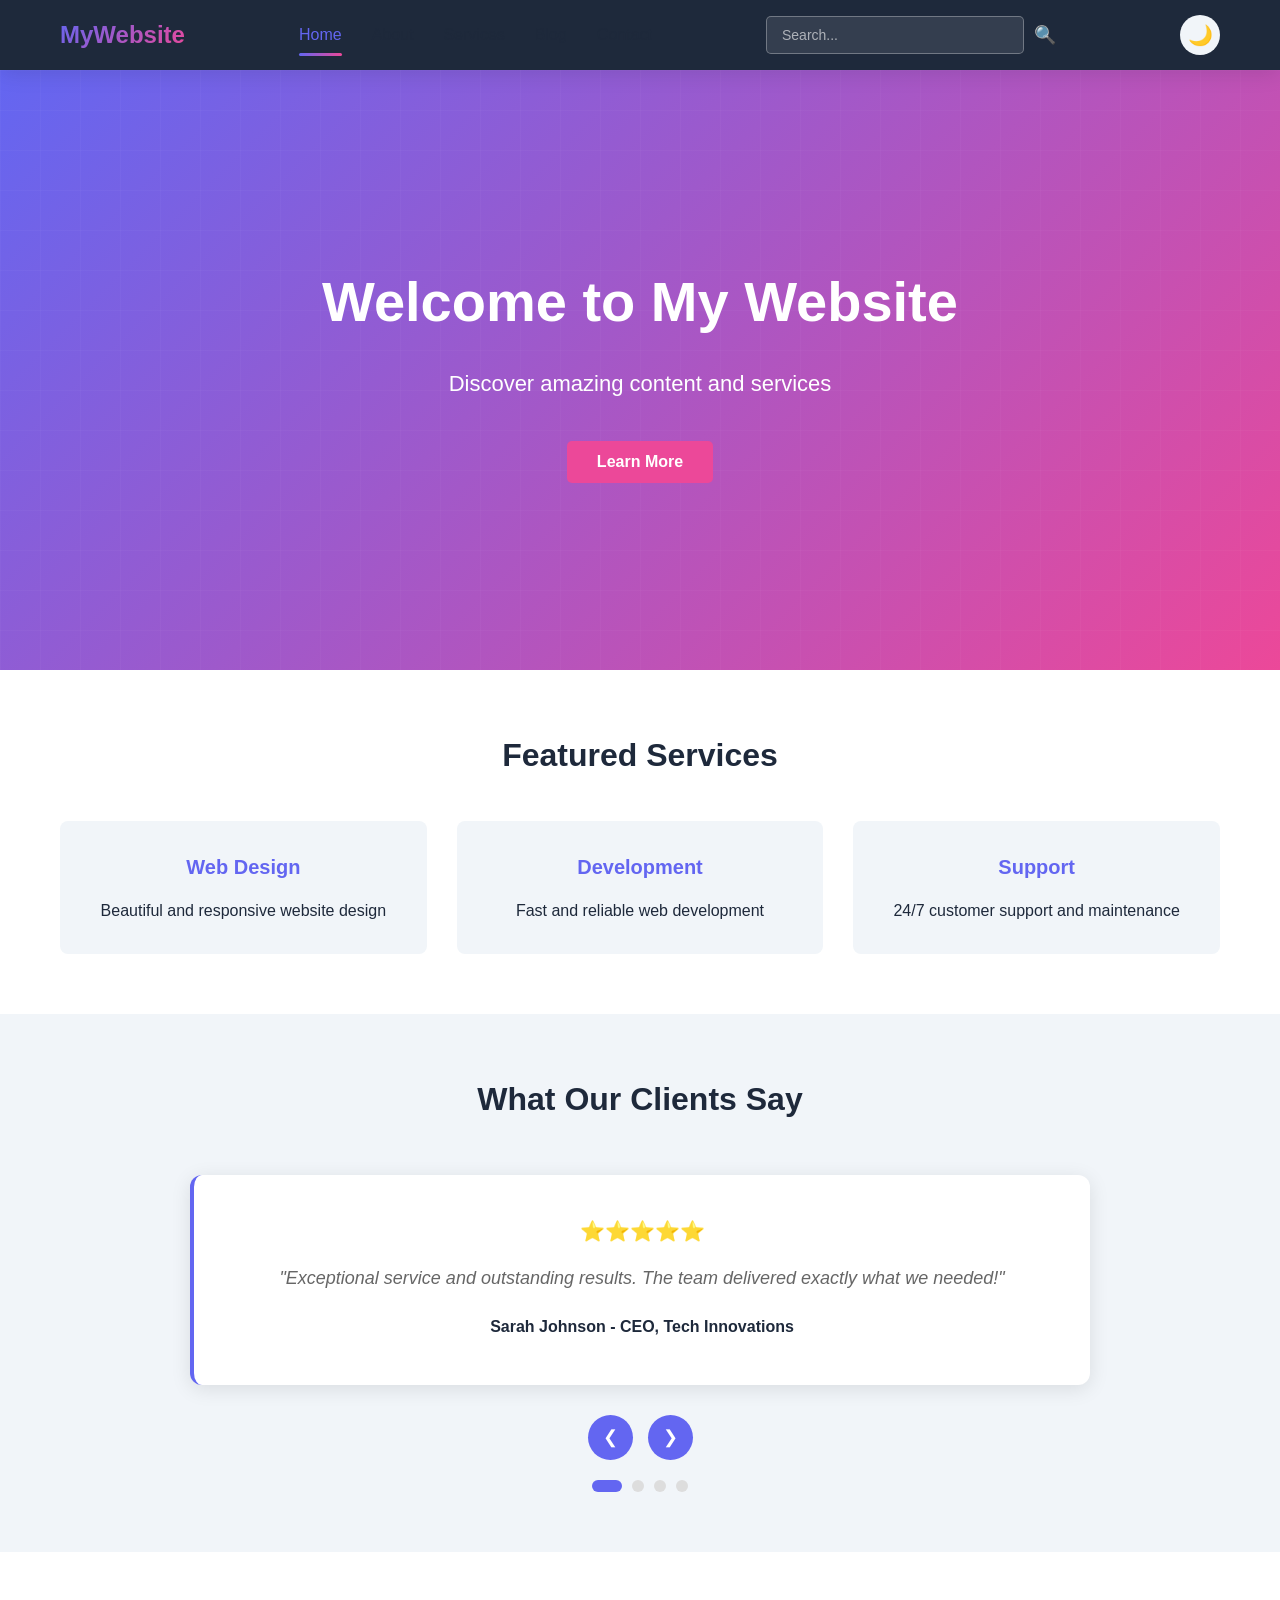
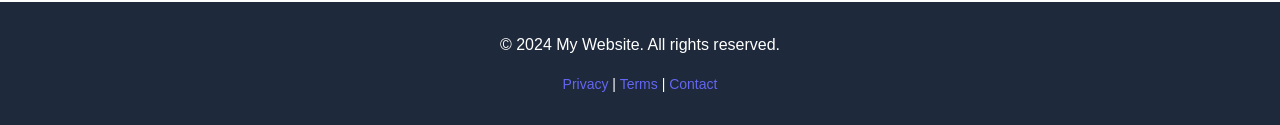
<file: index.html>
<!DOCTYPE html>
<html lang="en">
<head>
    <meta charset="UTF-8">
    <meta name="viewport" content="width=device-width, initial-scale=1.0">
    <title>Home - My Website</title>
    <link rel="stylesheet" href="style.css">
</head>
<body>
    <nav class="navbar">
        <div class="nav-container">
            <div class="logo">MyWebsite</div>
            <ul class="nav-menu">
                <li><a href="index.html" class="active">Home</a></li>
                <li><a href="about.html">About</a></li>
                <li><a href="services.html">Services</a></li>
                <li><a href="blog.html">Blog</a></li>
                <li><a href="contact.html">Contact</a></li>
            </ul>
            <div class="search-bar">
                <input type="text" class="search-input" placeholder="Search..." id="searchInput">
                <button class="search-btn">🔍</button>
                <div class="search-results" id="searchResults"></div>
            </div>
            <div class="nav-controls">
                <button class="theme-toggle" title="Toggle dark mode">🌙</button>
                <button class="menu-toggle" title="Toggle menu">
                    <span></span>
                    <span></span>
                    <span></span>
                </button>
            </div>
        </div>
    </nav>

    <header class="hero">
        <div class="hero-content">
            <h1>Welcome to My Website</h1>
            <p>Discover amazing content and services</p>
            <button class="btn" onclick="scrollToSection()">Learn More</button>
        </div>
    </header>

    <section id="features" class="features">
        <h2>Featured Services</h2>
        <div class="features-grid">
            <div class="feature-card">
                <h3>Web Design</h3>
                <p>Beautiful and responsive website design</p>
            </div>
            <div class="feature-card">
                <h3>Development</h3>
                <p>Fast and reliable web development</p>
            </div>
            <div class="feature-card">
                <h3>Support</h3>
                <p>24/7 customer support and maintenance</p>
            </div>
        </div>
    </section>

    <section class="testimonials-section">
        <h2>What Our Clients Say</h2>
        <div class="testimonials-carousel">
            <div class="testimonial-item active">
                <div class="stars">⭐⭐⭐⭐⭐</div>
                <p>"Exceptional service and outstanding results. The team delivered exactly what we needed!"</p>
                <div class="testimonial-author">Sarah Johnson - CEO, Tech Innovations</div>
            </div>

            <div class="testimonial-item">
                <div class="stars">⭐⭐⭐⭐⭐</div>
                <p>"Professional, responsive, and highly skilled. They turned our vision into reality."</p>
                <div class="testimonial-author">Michael Chen - Founder, Digital Solutions</div>
            </div>

            <div class="testimonial-item">
                <div class="stars">⭐⭐⭐⭐⭐</div>
                <p>"Outstanding quality and attention to detail. Highly recommended for any project!"</p>
                <div class="testimonial-author">Emily Rodriguez - Director, Creative Agency</div>
            </div>

            <div class="testimonial-item">
                <div class="stars">⭐⭐⭐⭐⭐</div>
                <p>"Great experience from start to finish. The team was always there to support us."</p>
                <div class="testimonial-author">David Park - Manager, Business Solutions</div>
            </div>

            <div class="carousel-controls">
                <button class="carousel-btn" onclick="prevTestimonial()">❮</button>
                <button class="carousel-btn" onclick="nextTestimonial()">❯</button>
            </div>

            <div class="carousel-dots">
                <span class="dot active"></span>
                <span class="dot"></span>
                <span class="dot"></span>
                <span class="dot"></span>
            </div>
        </div>
    </section>

    <footer class="footer">
        <p>&copy; 2024 My Website. All rights reserved.</p>
        <div class="footer-links">
            <a href="#">Privacy</a> | <a href="#">Terms</a> | <a href="#">Contact</a>
        </div>
    </footer>

    <button id="backToTop" title="Back to top">↑</button>

    <script src="script.js"></script>
</body>
</html>
</file>
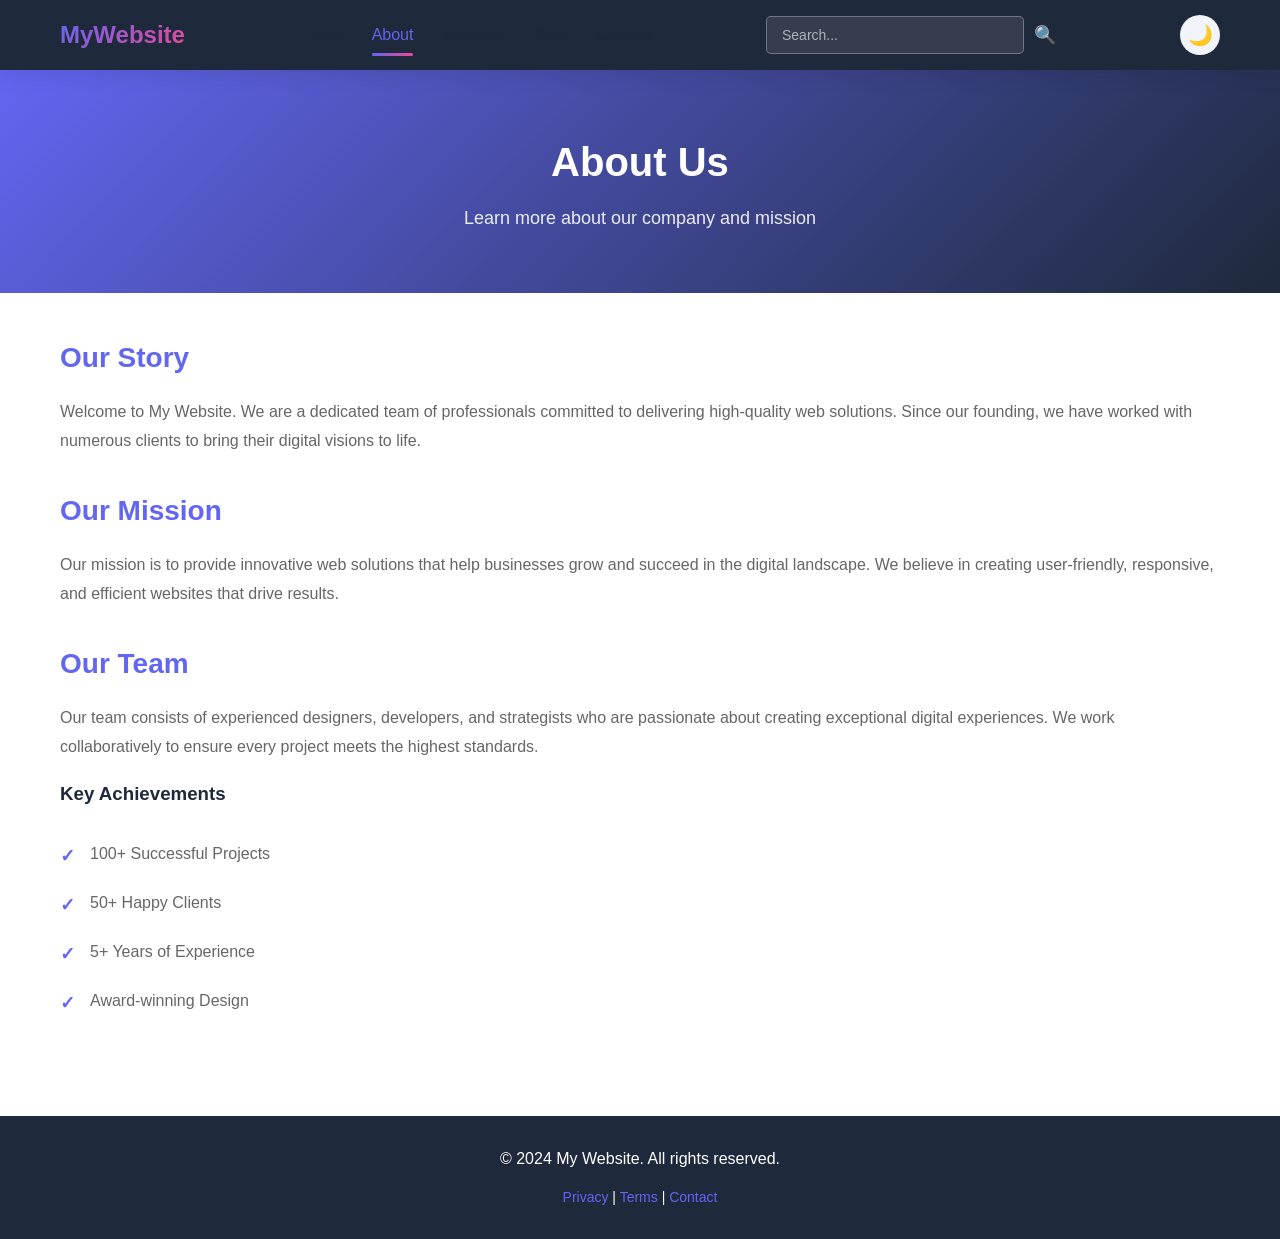
<file: about.html>
<!DOCTYPE html>
<html lang="en">
<head>
    <meta charset="UTF-8">
    <meta name="viewport" content="width=device-width, initial-scale=1.0">
    <title>About - My Website</title>
    <link rel="stylesheet" href="style.css">
</head>
<body>
    <nav class="navbar">
        <div class="nav-container">
            <div class="logo">MyWebsite</div>
            <ul class="nav-menu">
                <li><a href="index.html">Home</a></li>
                <li><a href="about.html" class="active">About</a></li>
                <li><a href="services.html">Services</a></li>
                <li><a href="blog.html">Blog</a></li>
                <li><a href="contact.html">Contact</a></li>
            </ul>
            <div class="search-bar">
                <input type="text" class="search-input" placeholder="Search..." id="searchInput">
                <button class="search-btn">🔍</button>
                <div class="search-results" id="searchResults"></div>
            </div>
            <div class="nav-controls">
                <button class="theme-toggle" title="Toggle dark mode">🌙</button>
                <button class="menu-toggle" title="Toggle menu">
                    <span></span>
                    <span></span>
                    <span></span>
                </button>
            </div>
        </div>
    </nav>

    <section class="page-header">
        <h1>About Us</h1>
        <p>Learn more about our company and mission</p>
    </section>

    <section class="content-section">
        <div class="about-content">
            <h2>Our Story</h2>
            <p>
                Welcome to My Website. We are a dedicated team of professionals committed to 
                delivering high-quality web solutions. Since our founding, we have worked with 
                numerous clients to bring their digital visions to life.
            </p>
            
            <h2>Our Mission</h2>
            <p>
                Our mission is to provide innovative web solutions that help businesses grow 
                and succeed in the digital landscape. We believe in creating user-friendly, 
                responsive, and efficient websites that drive results.
            </p>

            <h2>Our Team</h2>
            <p>
                Our team consists of experienced designers, developers, and strategists who 
                are passionate about creating exceptional digital experiences. We work 
                collaboratively to ensure every project meets the highest standards.
            </p>

            <h3>Key Achievements</h3>
            <ul class="achievements-list">
                <li>100+ Successful Projects</li>
                <li>50+ Happy Clients</li>
                <li>5+ Years of Experience</li>
                <li>Award-winning Design</li>
            </ul>
        </div>
    </section>

    <footer class="footer">
        <p>&copy; 2024 My Website. All rights reserved.</p>
        <div class="footer-links">
            <a href="#">Privacy</a> | <a href="#">Terms</a> | <a href="#">Contact</a>
        </div>
    </footer>

    <button id="backToTop" title="Back to top">↑</button>

    <script src="script.js"></script>
</body>
</html>
</file>
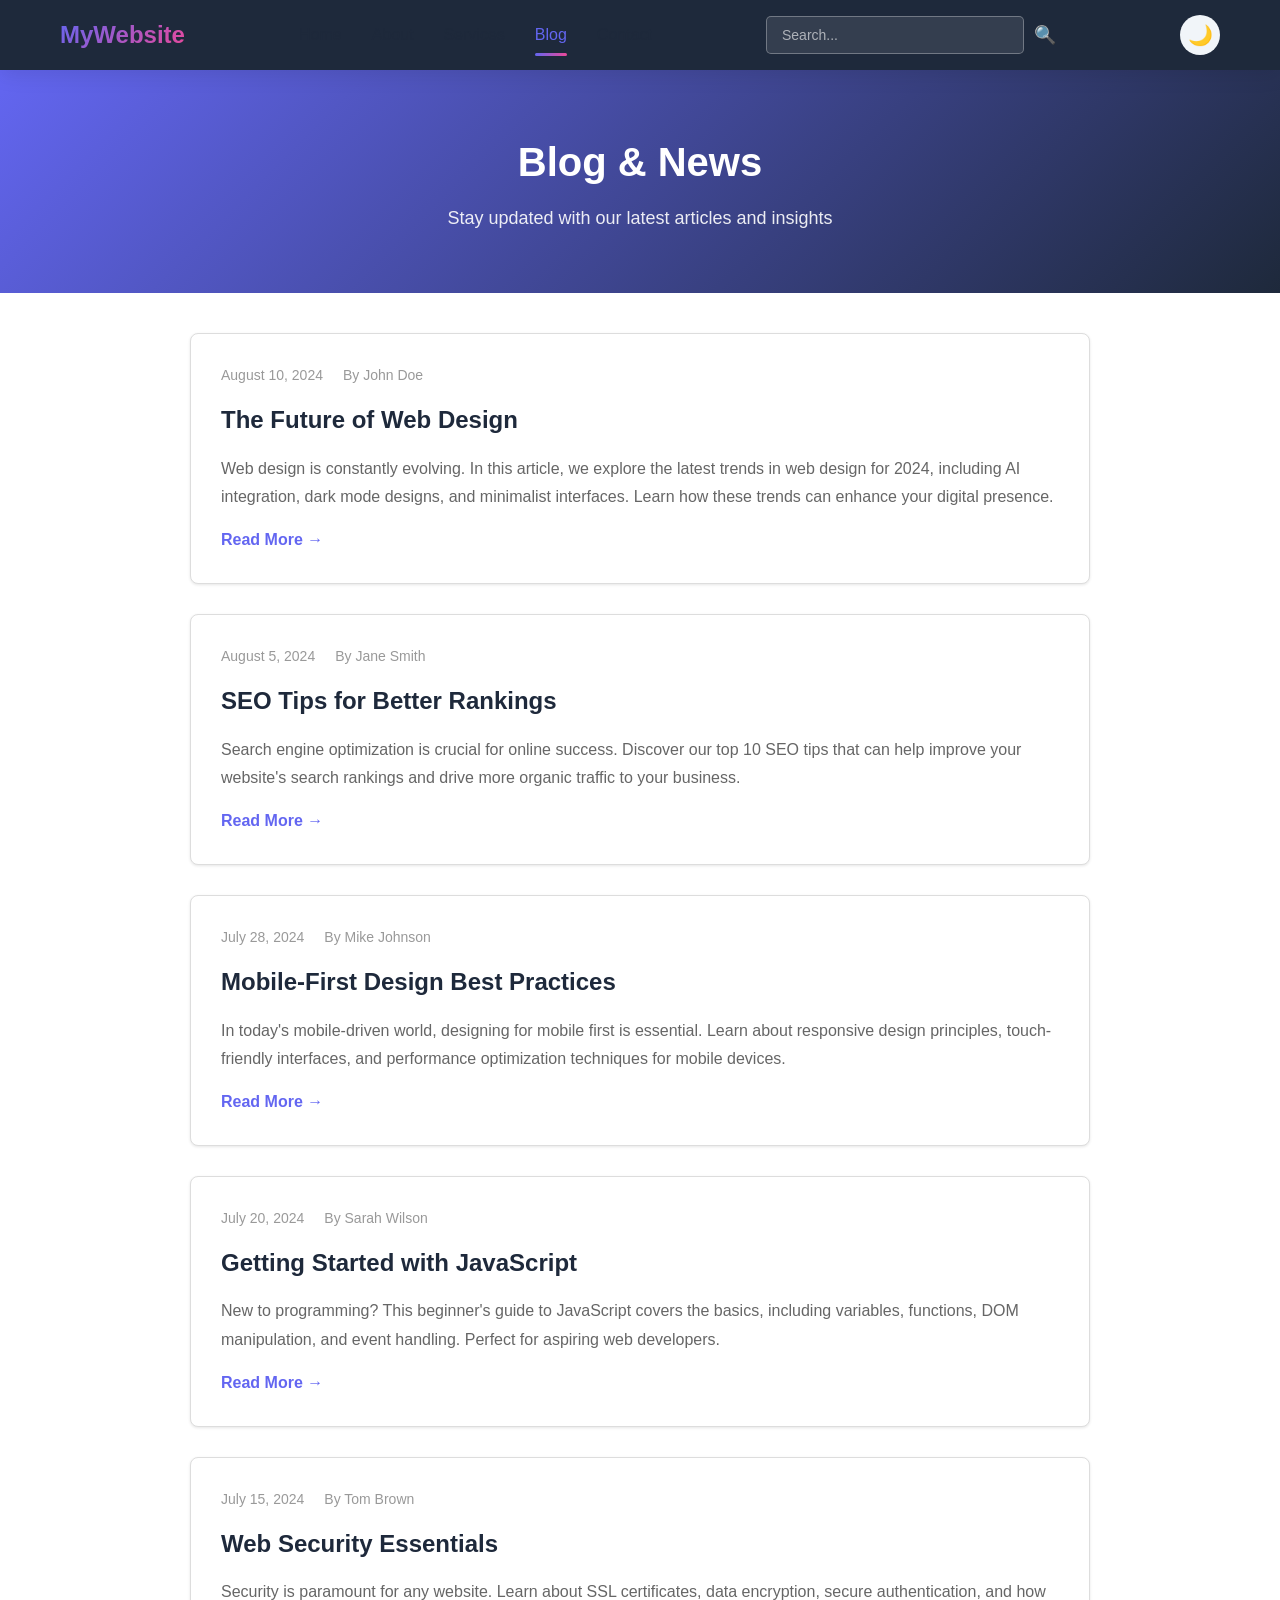
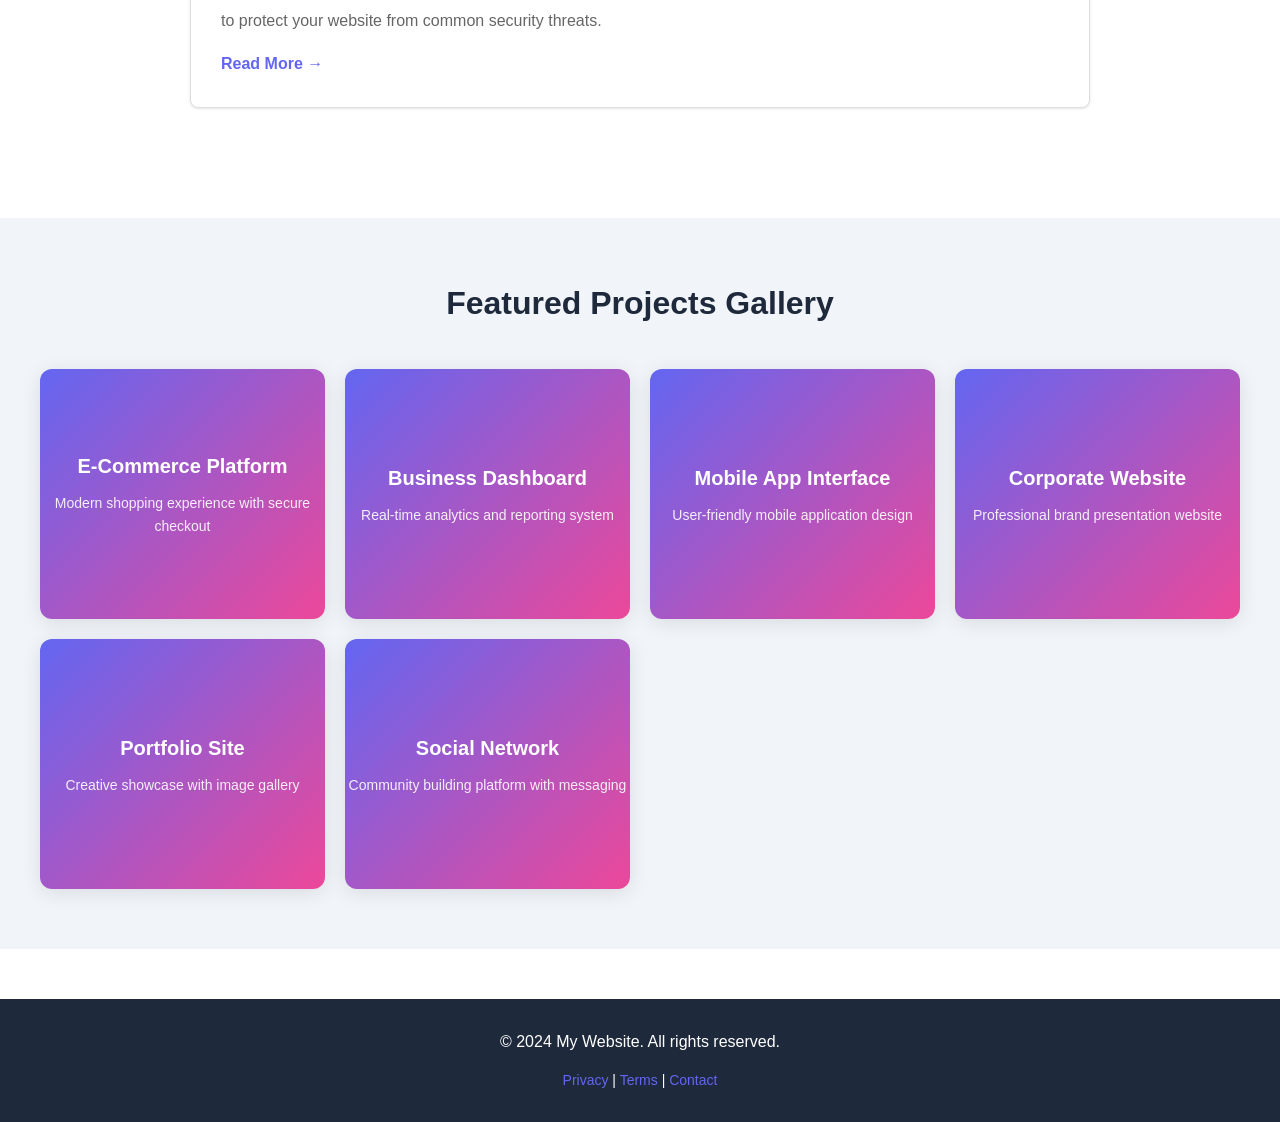
<file: blog.html>
<!DOCTYPE html>
<html lang="en">
<head>
    <meta charset="UTF-8">
    <meta name="viewport" content="width=device-width, initial-scale=1.0">
    <title>Blog - My Website</title>
    <link rel="stylesheet" href="style.css">
</head>
<body>
    <nav class="navbar">
        <div class="nav-container">
            <div class="logo">MyWebsite</div>
            <ul class="nav-menu">
                <li><a href="index.html">Home</a></li>
                <li><a href="about.html">About</a></li>
                <li><a href="services.html">Services</a></li>
                <li><a href="blog.html" class="active">Blog</a></li>
                <li><a href="contact.html">Contact</a></li>
            </ul>
            <div class="search-bar">
                <input type="text" class="search-input" placeholder="Search..." id="searchInput">
                <button class="search-btn">🔍</button>
                <div class="search-results" id="searchResults"></div>
            </div>
            <div class="nav-controls">
                <button class="theme-toggle" title="Toggle dark mode">🌙</button>
                <button class="menu-toggle" title="Toggle menu">
                    <span></span>
                    <span></span>
                    <span></span>
                </button>
            </div>
        </div>
    </nav>

    <section class="page-header">
        <h1>Blog & News</h1>
        <p>Stay updated with our latest articles and insights</p>
    </section>

    <section class="content-section">
        <div class="blog-container">
            <article class="blog-post">
                <div class="blog-meta">
                    <span class="date">August 10, 2024</span>
                    <span class="author">By John Doe</span>
                </div>
                <h2>The Future of Web Design</h2>
                <p>
                    Web design is constantly evolving. In this article, we explore the latest 
                    trends in web design for 2024, including AI integration, dark mode designs, 
                    and minimalist interfaces. Learn how these trends can enhance your digital presence.
                </p>
                <a href="#" class="read-more">Read More →</a>
            </article>

            <article class="blog-post">
                <div class="blog-meta">
                    <span class="date">August 5, 2024</span>
                    <span class="author">By Jane Smith</span>
                </div>
                <h2>SEO Tips for Better Rankings</h2>
                <p>
                    Search engine optimization is crucial for online success. Discover our top 
                    10 SEO tips that can help improve your website's search rankings and drive 
                    more organic traffic to your business.
                </p>
                <a href="#" class="read-more">Read More →</a>
            </article>

            <article class="blog-post">
                <div class="blog-meta">
                    <span class="date">July 28, 2024</span>
                    <span class="author">By Mike Johnson</span>
                </div>
                <h2>Mobile-First Design Best Practices</h2>
                <p>
                    In today's mobile-driven world, designing for mobile first is essential. 
                    Learn about responsive design principles, touch-friendly interfaces, and 
                    performance optimization techniques for mobile devices.
                </p>
                <a href="#" class="read-more">Read More →</a>
            </article>

            <article class="blog-post">
                <div class="blog-meta">
                    <span class="date">July 20, 2024</span>
                    <span class="author">By Sarah Wilson</span>
                </div>
                <h2>Getting Started with JavaScript</h2>
                <p>
                    New to programming? This beginner's guide to JavaScript covers the basics, 
                    including variables, functions, DOM manipulation, and event handling. Perfect 
                    for aspiring web developers.
                </p>
                <a href="#" class="read-more">Read More →</a>
            </article>

            <article class="blog-post">
                <div class="blog-meta">
                    <span class="date">July 15, 2024</span>
                    <span class="author">By Tom Brown</span>
                </div>
                <h2>Web Security Essentials</h2>
                <p>
                    Security is paramount for any website. Learn about SSL certificates, data 
                    encryption, secure authentication, and how to protect your website from 
                    common security threats.
                </p>
                <a href="#" class="read-more">Read More →</a>
            </article>
        </div>
    </section>

    <section class="gallery-section">
        <h2>Featured Projects Gallery</h2>
        <div class="gallery-grid">
            <div class="gallery-item" onclick="showLightbox()">
                <div class="gallery-item-content">
                    <h3>E-Commerce Platform</h3>
                    <p>Modern shopping experience with secure checkout</p>
                </div>
            </div>

            <div class="gallery-item" onclick="showLightbox()">
                <div class="gallery-item-content">
                    <h3>Business Dashboard</h3>
                    <p>Real-time analytics and reporting system</p>
                </div>
            </div>

            <div class="gallery-item" onclick="showLightbox()">
                <div class="gallery-item-content">
                    <h3>Mobile App Interface</h3>
                    <p>User-friendly mobile application design</p>
                </div>
            </div>

            <div class="gallery-item" onclick="showLightbox()">
                <div class="gallery-item-content">
                    <h3>Corporate Website</h3>
                    <p>Professional brand presentation website</p>
                </div>
            </div>

            <div class="gallery-item" onclick="showLightbox()">
                <div class="gallery-item-content">
                    <h3>Portfolio Site</h3>
                    <p>Creative showcase with image gallery</p>
                </div>
            </div>

            <div class="gallery-item" onclick="showLightbox()">
                <div class="gallery-item-content">
                    <h3>Social Network</h3>
                    <p>Community building platform with messaging</p>
                </div>
            </div>
        </div>
    </section>

    <div class="lightbox" id="lightbox">
        <div class="lightbox-content">
            <button class="lightbox-close">✕</button>
            <h2>Project Details</h2>
            <p>Click close or outside to dismiss</p>
        </div>
    </div>

    <footer class="footer">
        <p>&copy; 2024 My Website. All rights reserved.</p>
        <div class="footer-links">
            <a href="#">Privacy</a> | <a href="#">Terms</a> | <a href="#">Contact</a>
        </div>
    </footer>

    <button id="backToTop" title="Back to top">↑</button>

    <script src="script.js"></script>
</body>
</html>
</file>
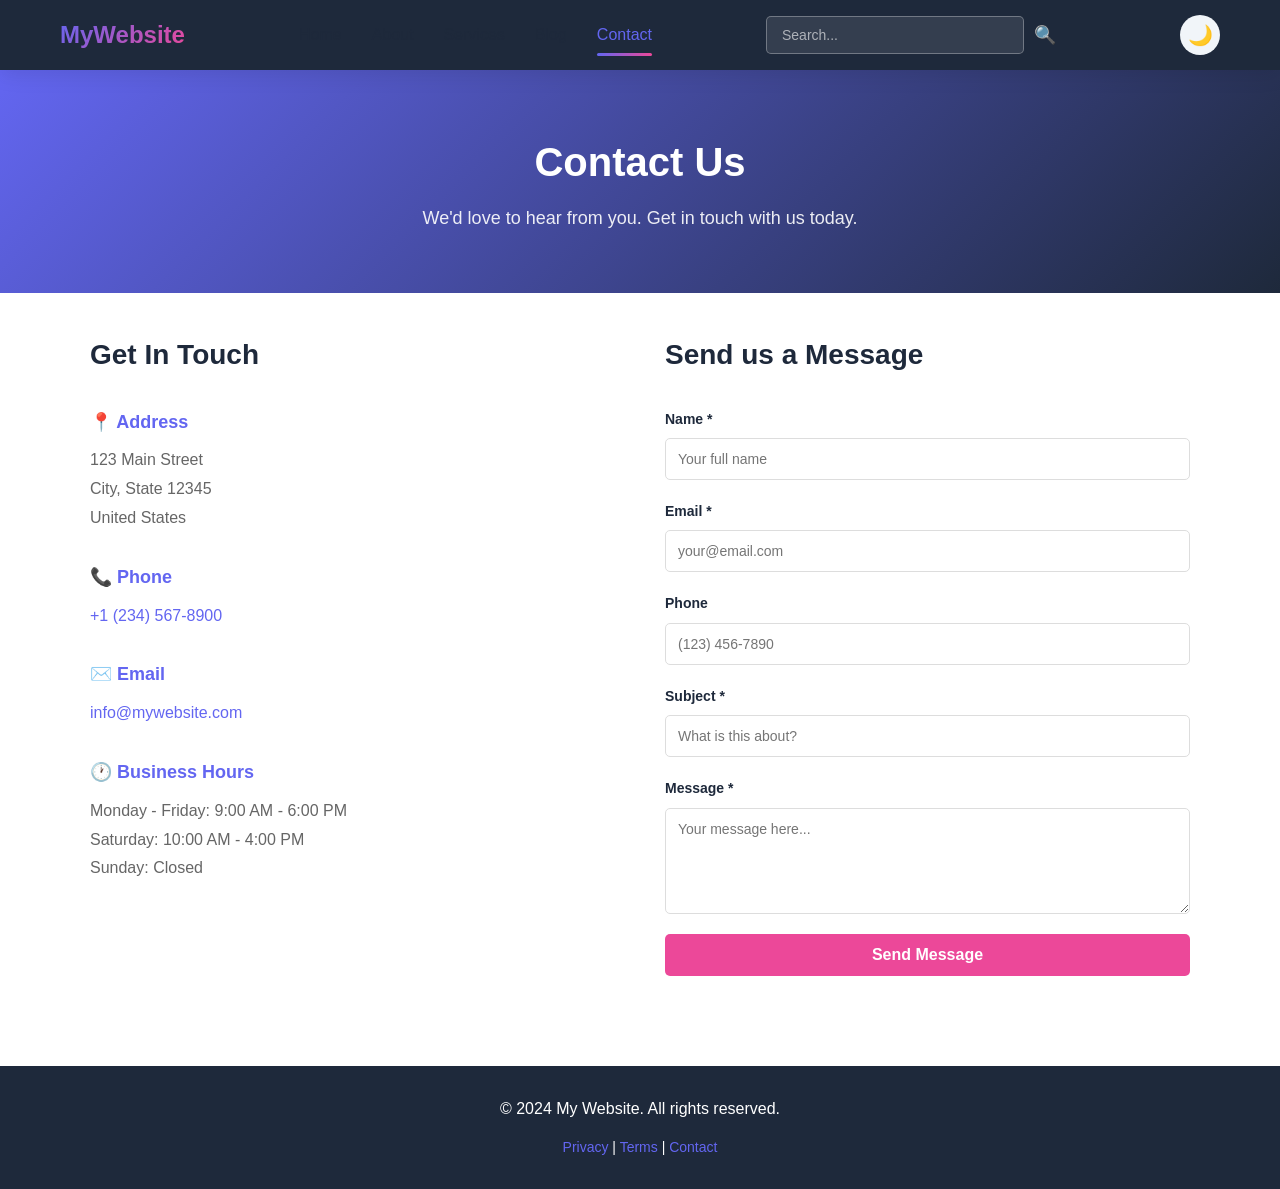
<file: contact.html>
<!DOCTYPE html>
<html lang="en">
<head>
    <meta charset="UTF-8">
    <meta name="viewport" content="width=device-width, initial-scale=1.0">
    <title>Contact - My Website</title>
    <link rel="stylesheet" href="style.css">
</head>
<body>
    <nav class="navbar">
        <div class="nav-container">
            <div class="logo">MyWebsite</div>
            <ul class="nav-menu">
                <li><a href="index.html">Home</a></li>
                <li><a href="about.html">About</a></li>
                <li><a href="services.html">Services</a></li>
                <li><a href="blog.html">Blog</a></li>
                <li><a href="contact.html" class="active">Contact</a></li>
            </ul>
            <div class="search-bar">
                <input type="text" class="search-input" placeholder="Search..." id="searchInput">
                <button class="search-btn">🔍</button>
                <div class="search-results" id="searchResults"></div>
            </div>
            <div class="nav-controls">
                <button class="theme-toggle" title="Toggle dark mode">🌙</button>
                <button class="menu-toggle" title="Toggle menu">
                    <span></span>
                    <span></span>
                    <span></span>
                </button>
            </div>
        </div>
    </nav>

    <section class="page-header">
        <h1>Contact Us</h1>
        <p>We'd love to hear from you. Get in touch with us today.</p>
    </section>

    <section class="content-section">
        <div class="contact-container">
            <div class="contact-info">
                <h2>Get In Touch</h2>
                
                <div class="info-item">
                    <h3>📍 Address</h3>
                    <p>123 Main Street<br>City, State 12345<br>United States</p>
                </div>

                <div class="info-item">
                    <h3>📞 Phone</h3>
                    <p><a href="tel:+1234567890">+1 (234) 567-8900</a></p>
                </div>

                <div class="info-item">
                    <h3>✉️ Email</h3>
                    <p><a href="mailto:info@mywebsite.com">info@mywebsite.com</a></p>
                </div>

                <div class="info-item">
                    <h3>🕐 Business Hours</h3>
                    <p>Monday - Friday: 9:00 AM - 6:00 PM<br>Saturday: 10:00 AM - 4:00 PM<br>Sunday: Closed</p>
                </div>
            </div>

            <div class="contact-form-container">
                <h2>Send us a Message</h2>
                <form class="contact-form" id="contactForm" onsubmit="handleSubmit(event)" novalidate>
                    <div class="form-group">
                        <label for="name">Name *</label>
                        <input type="text" id="name" name="name" data-validate="name" placeholder="Your full name">
                        <span class="error-message" id="nameError"></span>
                    </div>

                    <div class="form-group">
                        <label for="email">Email *</label>
                        <input type="email" id="email" name="email" data-validate="email" placeholder="your@email.com">
                        <span class="error-message" id="emailError"></span>
                    </div>

                    <div class="form-group">
                        <label for="phone">Phone</label>
                        <input type="tel" id="phone" name="phone" data-validate="phone" placeholder="(123) 456-7890">
                        <span class="error-message" id="phoneError"></span>
                    </div>

                    <div class="form-group">
                        <label for="subject">Subject *</label>
                        <input type="text" id="subject" name="subject" data-validate="subject" placeholder="What is this about?">
                        <span class="error-message" id="subjectError"></span>
                    </div>

                    <div class="form-group">
                        <label for="message">Message *</label>
                        <textarea id="message" name="message" rows="5" data-validate="message" placeholder="Your message here..."></textarea>
                        <span class="error-message" id="messageError"></span>
                    </div>

                    <button type="submit" class="btn">Send Message</button>
                </form>
                <div id="form-message" class="form-message"></div>
            </div>
        </div>
    </section>

    <footer class="footer">
        <p>&copy; 2024 My Website. All rights reserved.</p>
        <div class="footer-links">
            <a href="#">Privacy</a> | <a href="#">Terms</a> | <a href="#">Contact</a>
        </div>
    </footer>

    <button id="backToTop" title="Back to top">↑</button>

    <script src="script.js"></script>
</body>
</html>
</file>
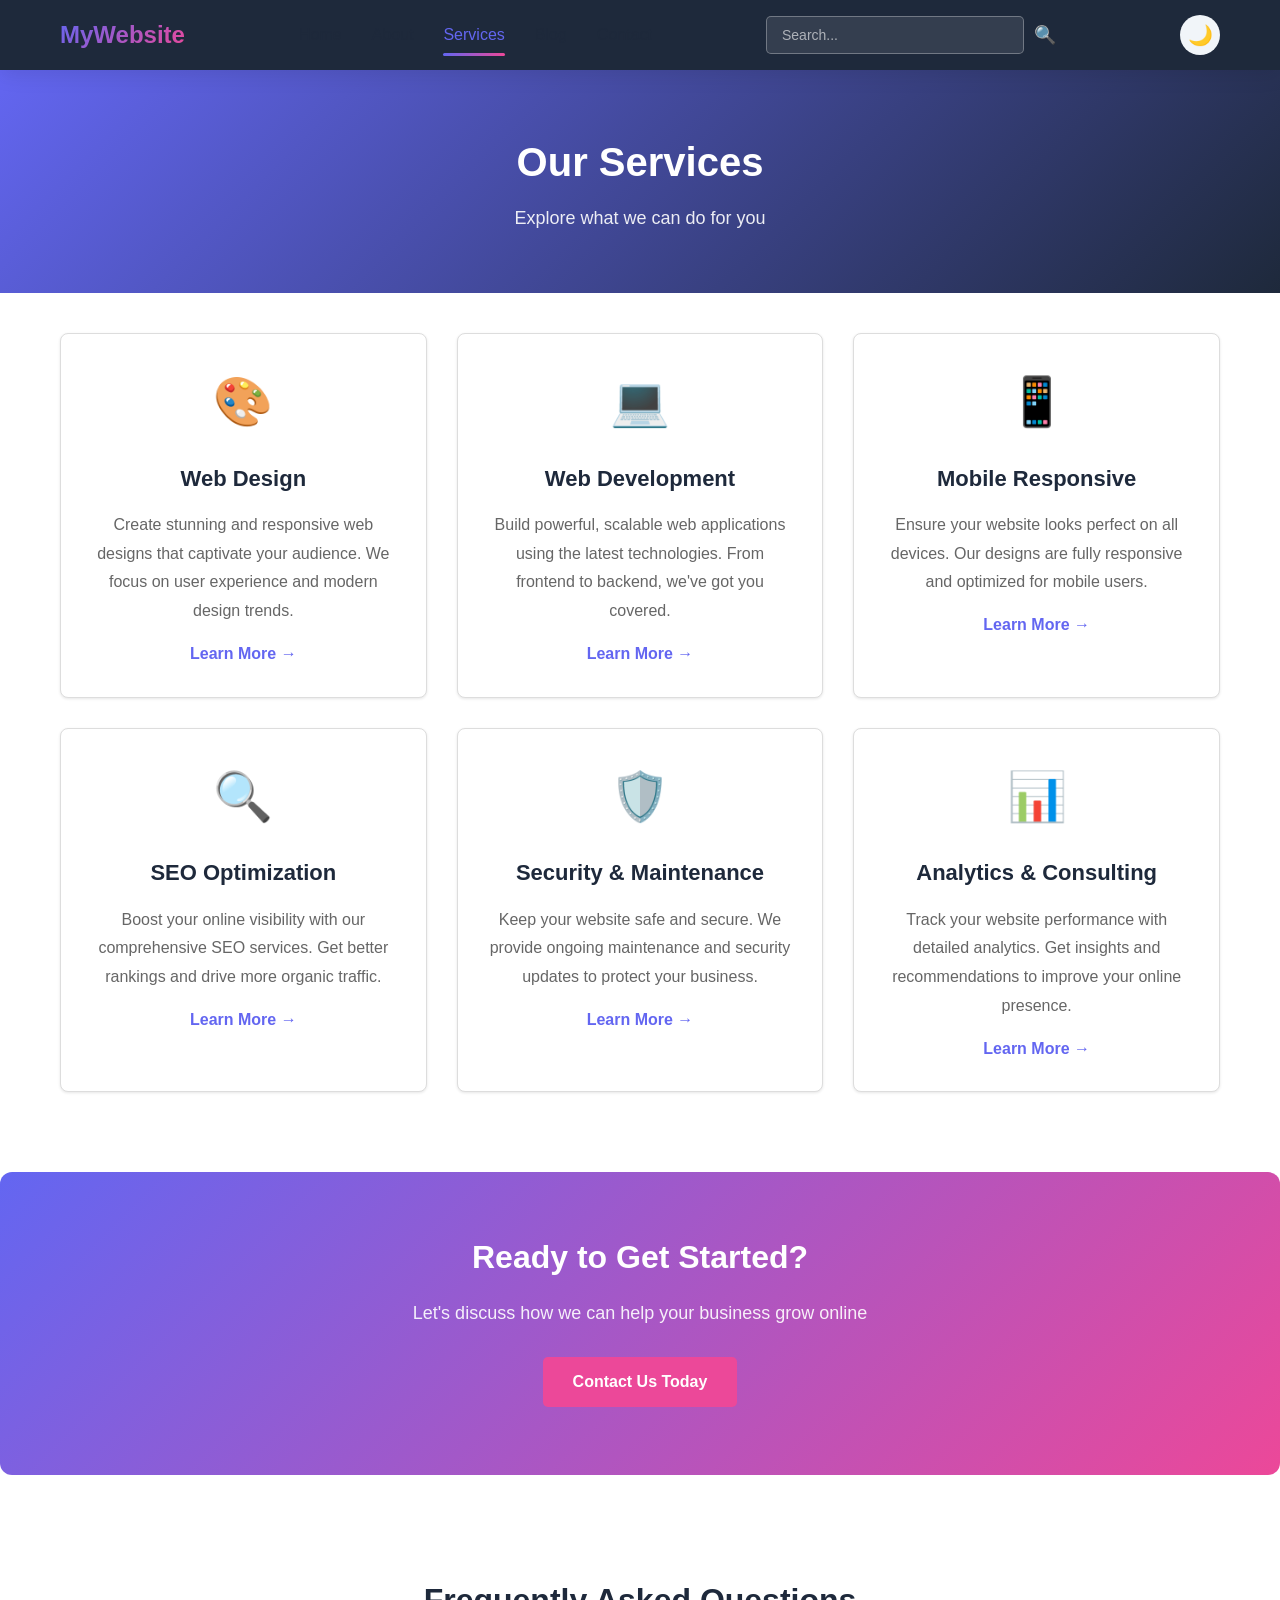
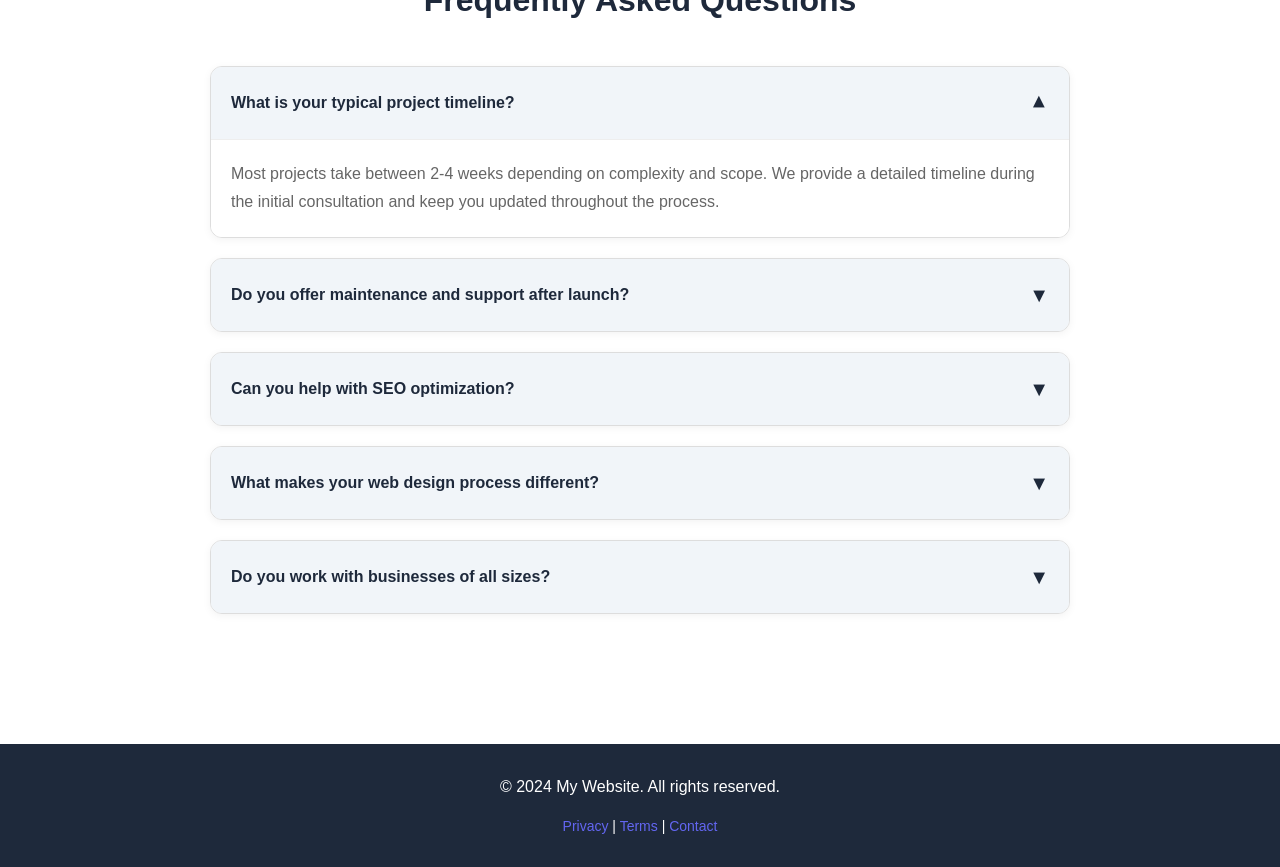
<file: services.html>
<!DOCTYPE html>
<html lang="en">
<head>
    <meta charset="UTF-8">
    <meta name="viewport" content="width=device-width, initial-scale=1.0">
    <title>Services - My Website</title>
    <link rel="stylesheet" href="style.css">
</head>
<body>
    <nav class="navbar">
        <div class="nav-container">
            <div class="logo">MyWebsite</div>
            <ul class="nav-menu">
                <li><a href="index.html">Home</a></li>
                <li><a href="about.html">About</a></li>
                <li><a href="services.html" class="active">Services</a></li>
                <li><a href="blog.html">Blog</a></li>
                <li><a href="contact.html">Contact</a></li>
            </ul>
            <div class="search-bar">
                <input type="text" class="search-input" placeholder="Search..." id="searchInput">
                <button class="search-btn">🔍</button>
                <div class="search-results" id="searchResults"></div>
            </div>
            <div class="nav-controls">
                <button class="theme-toggle" title="Toggle dark mode">🌙</button>
                <button class="menu-toggle" title="Toggle menu">
                    <span></span>
                    <span></span>
                    <span></span>
                </button>
            </div>
        </div>
    </nav>

    <section class="page-header">
        <h1>Our Services</h1>
        <p>Explore what we can do for you</p>
    </section>

    <section class="content-section">
        <div class="services-grid">
            <div class="service-item">
                <div class="service-icon">🎨</div>
                <h3>Web Design</h3>
                <p>
                    Create stunning and responsive web designs that captivate your audience. 
                    We focus on user experience and modern design trends.
                </p>
                <a href="#" class="service-link">Learn More →</a>
            </div>

            <div class="service-item">
                <div class="service-icon">💻</div>
                <h3>Web Development</h3>
                <p>
                    Build powerful, scalable web applications using the latest technologies. 
                    From frontend to backend, we've got you covered.
                </p>
                <a href="#" class="service-link">Learn More →</a>
            </div>

            <div class="service-item">
                <div class="service-icon">📱</div>
                <h3>Mobile Responsive</h3>
                <p>
                    Ensure your website looks perfect on all devices. Our designs are fully 
                    responsive and optimized for mobile users.
                </p>
                <a href="#" class="service-link">Learn More →</a>
            </div>

            <div class="service-item">
                <div class="service-icon">🔍</div>
                <h3>SEO Optimization</h3>
                <p>
                    Boost your online visibility with our comprehensive SEO services. 
                    Get better rankings and drive more organic traffic.
                </p>
                <a href="#" class="service-link">Learn More →</a>
            </div>

            <div class="service-item">
                <div class="service-icon">🛡️</div>
                <h3>Security & Maintenance</h3>
                <p>
                    Keep your website safe and secure. We provide ongoing maintenance and 
                    security updates to protect your business.
                </p>
                <a href="#" class="service-link">Learn More →</a>
            </div>

            <div class="service-item">
                <div class="service-icon">📊</div>
                <h3>Analytics & Consulting</h3>
                <p>
                    Track your website performance with detailed analytics. Get insights and 
                    recommendations to improve your online presence.
                </p>
                <a href="#" class="service-link">Learn More →</a>
            </div>
        </div>
    </section>

    <section class="cta-section">
        <h2>Ready to Get Started?</h2>
        <p>Let's discuss how we can help your business grow online</p>
        <a href="contact.html" class="btn">Contact Us Today</a>
    </section>

    <section class="faq-section">
        <h2>Frequently Asked Questions</h2>
        
        <div class="faq-item active">
            <div class="faq-question">
                <span>What is your typical project timeline?</span>
                <span class="faq-toggle">▼</span>
            </div>
            <div class="faq-answer">
                Most projects take between 2-4 weeks depending on complexity and scope. We provide a detailed timeline during the initial consultation and keep you updated throughout the process.
            </div>
        </div>

        <div class="faq-item">
            <div class="faq-question">
                <span>Do you offer maintenance and support after launch?</span>
                <span class="faq-toggle">▼</span>
            </div>
            <div class="faq-answer">
                Yes! We offer comprehensive maintenance packages including regular updates, security monitoring, and technical support. You can choose monthly or quarterly support plans.
            </div>
        </div>

        <div class="faq-item">
            <div class="faq-question">
                <span>Can you help with SEO optimization?</span>
                <span class="faq-toggle">▼</span>
            </div>
            <div class="faq-answer">
                Absolutely! SEO is built into our development process. We optimize for search engines from the ground up and also offer dedicated SEO services for ongoing improvement.
            </div>
        </div>

        <div class="faq-item">
            <div class="faq-question">
                <span>What makes your web design process different?</span>
                <span class="faq-toggle">▼</span>
            </div>
            <div class="faq-answer">
                We combine user research, modern design principles, and technical excellence. Every design decision is backed by data and focused on achieving your business goals.
            </div>
        </div>

        <div class="faq-item">
            <div class="faq-question">
                <span>Do you work with businesses of all sizes?</span>
                <span class="faq-toggle">▼</span>
            </div>
            <div class="faq-answer">
                Yes, we work with startups, small businesses, and enterprises. We tailor our services to fit your budget and needs, from simple websites to complex web applications.
            </div>
        </div>
    </section>

    <footer class="footer">
        <p>&copy; 2024 My Website. All rights reserved.</p>
        <div class="footer-links">
            <a href="#">Privacy</a> | <a href="#">Terms</a> | <a href="#">Contact</a>
        </div>
    </footer>

    <button id="backToTop" title="Back to top">↑</button>

    <script src="script.js"></script>
</body>
</html>
</file>
<file: style.css>
/* Global Styles */
* {
    margin: 0;
    padding: 0;
    box-sizing: border-box;
}

:root {
    --primary-color: #6366f1;
    --secondary-color: #1e293b;
    --accent-color: #ec4899;
    --text-color: #1e293b;
    --light-bg: #f1f5f9;
    --white: #ffffff;
    --shadow: 0 4px 20px rgba(0, 0, 0, 0.1);
    --transition: all 0.3s ease;
    --border-radius: 12px;
}

/* Dark Mode */
body.dark-mode {
    --primary-color: #818cf8;
    --secondary-color: #f1f5f9;
    --text-color: #f1f5f9;
    --light-bg: #1e293b;
    --white: #0f172a;
    background-color: #0f172a;
}

body {
    font-family: 'Segoe UI', Tahoma, Geneva, Verdana, sans-serif;
    line-height: 1.6;
    color: var(--text-color);
    background-color: var(--white);
}

/* Navigation Bar */
.navbar {
    background-color: var(--secondary-color);
    position: sticky;
    top: 0;
    z-index: 1000;
    box-shadow: var(--shadow);
    transition: var(--transition);
}

.nav-container {
    max-width: 1200px;
    margin: 0 auto;
    padding: 0 20px;
    display: flex;
    justify-content: space-between;
    align-items: center;
    height: 70px;
    gap: 20px;
}

.logo {
    font-size: 24px;
    font-weight: bold;
    color: var(--text-color);
    cursor: pointer;
    transition: var(--transition);
    background: linear-gradient(135deg, var(--primary-color), var(--accent-color));
    -webkit-background-clip: text;
    -webkit-text-fill-color: transparent;
    background-clip: text;
}

.logo:hover {
    transform: scale(1.05);
}

.nav-controls {
    display: flex;
    align-items: center;
    gap: 15px;
}

.theme-toggle {
    background: none;
    border: none;
    font-size: 20px;
    cursor: pointer;
    color: var(--text-color);
    transition: var(--transition);
    display: flex;
    align-items: center;
    justify-content: center;
    width: 40px;
    height: 40px;
    border-radius: 50%;
    background-color: var(--light-bg);
}

.theme-toggle:hover {
    transform: rotate(20deg);
    background-color: var(--primary-color);
    color: var(--white);
}

.menu-toggle {
    display: none;
    background: none;
    border: none;
    font-size: 24px;
    cursor: pointer;
    color: var(--text-color);
    flex-direction: column;
    gap: 5px;
    width: 40px;
    height: 40px;
    justify-content: center;
}

.menu-toggle span {
    width: 25px;
    height: 3px;
    background-color: var(--text-color);
    border-radius: 2px;
    transition: var(--transition);
}

.menu-toggle.active span:nth-child(1) {
    transform: rotate(45deg) translate(8px, 8px);
}

.menu-toggle.active span:nth-child(2) {
    opacity: 0;
}

.menu-toggle.active span:nth-child(3) {
    transform: rotate(-45deg) translate(7px, -7px);
}

.nav-menu {
    display: flex;
    list-style: none;
    gap: 30px;
    flex-wrap: wrap;
}

.nav-menu a {
    color: var(--text-color);
    text-decoration: none;
    font-weight: 500;
    transition: var(--transition);
    position: relative;
    padding: 8px 0;
}

.nav-menu a:hover,
.nav-menu a.active {
    color: var(--primary-color);
}

.nav-menu a.active::after {
    content: '';
    position: absolute;
    bottom: -5px;
    left: 0;
    right: 0;
    height: 3px;
    background: linear-gradient(90deg, var(--primary-color), var(--accent-color));
    border-radius: 2px;
}

/* Hero Section */
.hero {
    background: linear-gradient(135deg, var(--primary-color) 0%, var(--accent-color) 100%);
    color: var(--white);
    padding: 120px 20px;
    text-align: center;
    min-height: 600px;
    display: flex;
    align-items: center;
    justify-content: center;
    position: relative;
    overflow: hidden;
}

.hero::before {
    content: '';
    position: absolute;
    top: 0;
    left: 0;
    right: 0;
    bottom: 0;
    background: url('data:image/svg+xml,<svg xmlns="http://www.w3.org/2000/svg" viewBox="0 0 1200 600"><defs><pattern id="grid" width="40" height="40" patternUnits="userSpaceOnUse"><path d="M 40 0 L 0 0 0 40" fill="none" stroke="rgba(255,255,255,0.1)" stroke-width="1"/></pattern></defs><rect width="1200" height="600" fill="url(%23grid)"/></svg>');
    opacity: 0.5;
}

.hero-content {
    position: relative;
    z-index: 1;
}

.hero-content h1 {
    font-size: 56px;
    margin-bottom: 20px;
    animation: slideDown 0.8s cubic-bezier(0.34, 1.56, 0.64, 1);
    font-weight: 800;
}

.hero-content p {
    font-size: 22px;
    margin-bottom: 40px;
    animation: slideUp 0.8s ease 0.2s both;
    opacity: 0.95;
}

/* Back to Top Button */
#backToTop {
    position: fixed;
    bottom: 30px;
    right: 30px;
    background: linear-gradient(135deg, var(--primary-color), var(--accent-color));
    color: var(--white);
    border: none;
    padding: 15px 18px;
    font-size: 20px;
    border-radius: 50%;
    cursor: pointer;
    display: none;
    z-index: 999;
    box-shadow: var(--shadow);
    transition: var(--transition);
    animation: slideUp 0.4s ease;
}

#backToTop:hover {
    transform: translateY(-5px);
    box-shadow: 0 6px 25px rgba(0, 0, 0, 0.2);
}

#backToTop:active {
    transform: translateY(0);
}

@keyframes slideDown {
    from {
        opacity: 0;
        transform: translateY(-30px);
    }
    to {
        opacity: 1;
        transform: translateY(0);
    }
}

@keyframes slideUp {
    from {
        opacity: 0;
        transform: translateY(30px);
    }
    to {
        opacity: 1;
        transform: translateY(0);
    }
}

/* Buttons */
.btn {
    background-color: var(--accent-color);
    color: var(--white);
    padding: 12px 30px;
    border: none;
    border-radius: 5px;
    font-size: 16px;
    font-weight: bold;
    cursor: pointer;
    transition: var(--transition);
    text-decoration: none;
    display: inline-block;
}

.btn:hover {
    background-color: #c0392b;
    transform: translateY(-2px);
    box-shadow: var(--shadow);
}

/* Page Header */
.page-header {
    background: linear-gradient(135deg, var(--primary-color) 0%, var(--secondary-color) 100%);
    color: var(--white);
    padding: 60px 20px;
    text-align: center;
}

.page-header h1 {
    font-size: 40px;
    margin-bottom: 10px;
}

.page-header p {
    font-size: 18px;
    opacity: 0.9;
}

/* Features Section */
.features {
    max-width: 1200px;
    margin: 60px auto;
    padding: 0 20px;
    text-align: center;
}

.features h2 {
    font-size: 32px;
    margin-bottom: 40px;
    color: var(--secondary-color);
}

.features-grid {
    display: grid;
    grid-template-columns: repeat(auto-fit, minmax(250px, 1fr));
    gap: 30px;
}

.feature-card {
    background-color: var(--light-bg);
    padding: 30px;
    border-radius: 8px;
    transition: var(--transition);
    cursor: pointer;
}

.feature-card:hover {
    transform: translateY(-5px);
    box-shadow: var(--shadow);
    background-color: var(--white);
    border: 1px solid var(--primary-color);
}

.feature-card h3 {
    color: var(--primary-color);
    margin-bottom: 15px;
    font-size: 20px;
}

/* Services Section */
.services-grid {
    display: grid;
    grid-template-columns: repeat(auto-fit, minmax(300px, 1fr));
    gap: 30px;
    max-width: 1200px;
    margin: 0 auto;
}

.service-item {
    background-color: var(--white);
    border: 1px solid #ddd;
    padding: 30px;
    border-radius: 8px;
    text-align: center;
    transition: var(--transition);
    box-shadow: 0 1px 3px rgba(0, 0, 0, 0.1);
}

.service-item:hover {
    box-shadow: var(--shadow);
    transform: translateY(-5px);
    border-color: var(--primary-color);
}

.service-icon {
    font-size: 48px;
    margin-bottom: 20px;
}

.service-item h3 {
    color: var(--secondary-color);
    margin-bottom: 15px;
    font-size: 22px;
}

.service-item p {
    color: #666;
    margin-bottom: 20px;
    line-height: 1.8;
}

.service-link {
    color: var(--primary-color);
    text-decoration: none;
    font-weight: bold;
    transition: var(--transition);
}

.service-link:hover {
    color: var(--accent-color);
}

/* Content Section */
.content-section {
    max-width: 1200px;
    margin: 40px auto;
    padding: 0 20px 40px;
}

.content-section h2 {
    color: var(--secondary-color);
    font-size: 28px;
    margin-bottom: 20px;
}

.content-section p {
    color: #666;
    line-height: 1.8;
    margin-bottom: 15px;
}

/* About Content */
.about-content {
    line-height: 1.8;
}

.about-content h2 {
    margin-top: 30px;
    margin-bottom: 15px;
    color: var(--primary-color);
}

.achievements-list {
    list-style: none;
    margin-top: 20px;
}

.achievements-list li {
    padding: 10px 0;
    padding-left: 30px;
    position: relative;
    color: #666;
}

.achievements-list li:before {
    content: "✓";
    position: absolute;
    left: 0;
    color: var(--primary-color);
    font-weight: bold;
    font-size: 18px;
}

/* Blog Section */
.blog-container {
    max-width: 900px;
    margin: 0 auto;
}

.blog-post {
    background-color: var(--white);
    border: 1px solid #ddd;
    border-radius: 8px;
    padding: 30px;
    margin-bottom: 30px;
    box-shadow: 0 1px 3px rgba(0, 0, 0, 0.1);
    transition: var(--transition);
}

.blog-post:hover {
    box-shadow: var(--shadow);
    transform: translateX(5px);
}

.blog-meta {
    display: flex;
    gap: 20px;
    font-size: 14px;
    color: #999;
    margin-bottom: 15px;
}

.blog-post h2 {
    color: var(--secondary-color);
    margin-bottom: 15px;
    font-size: 24px;
}

.blog-post p {
    color: #666;
    margin-bottom: 15px;
    line-height: 1.8;
}

.read-more {
    color: var(--primary-color);
    text-decoration: none;
    font-weight: bold;
    transition: var(--transition);
    display: inline-block;
}

.read-more:hover {
    color: var(--accent-color);
    margin-left: 5px;
}

/* Contact Section */
.contact-container {
    display: grid;
    grid-template-columns: 1fr 1fr;
    gap: 50px;
    max-width: 1100px;
    margin: 0 auto;
}

.contact-info h2 {
    color: var(--secondary-color);
    margin-bottom: 30px;
}

.info-item {
    margin-bottom: 30px;
}

.info-item h3 {
    color: var(--primary-color);
    margin-bottom: 10px;
    font-size: 18px;
}

.info-item p {
    color: #666;
    line-height: 1.8;
}

.info-item a {
    color: var(--primary-color);
    text-decoration: none;
}

.info-item a:hover {
    color: var(--accent-color);
}

/* Contact Form */
.contact-form-container h2 {
    color: var(--secondary-color);
    margin-bottom: 30px;
}

.contact-form {
    display: flex;
    flex-direction: column;
    gap: 20px;
}

.form-group {
    display: flex;
    flex-direction: column;
}

.form-group label {
    color: var(--secondary-color);
    font-weight: bold;
    margin-bottom: 8px;
    font-size: 14px;
}

.form-group input,
.form-group textarea {
    padding: 12px;
    border: 1px solid #ddd;
    border-radius: 5px;
    font-family: inherit;
    font-size: 14px;
    transition: var(--transition);
    resize: vertical;
}

.form-group input:focus,
.form-group textarea:focus {
    outline: none;
    border-color: var(--primary-color);
    box-shadow: 0 0 5px rgba(52, 152, 219, 0.3);
}

#form-message {
    padding: 15px;
    border-radius: 5px;
    margin-top: 10px;
    display: none;
}

#form-message.success {
    background-color: #d4edda;
    color: #155724;
    border: 1px solid #c3e6cb;
    display: block;
}

#form-message.error {
    background-color: #f8d7da;
    color: #721c24;
    border: 1px solid #f5c6cb;
    display: block;
}

/* CTA Section */
.cta-section {
    background: linear-gradient(135deg, var(--primary-color), var(--accent-color));
    color: var(--white);
    padding: 60px 20px;
    text-align: center;
    margin: 40px 0;
    border-radius: var(--border-radius);
}

.cta-section h2 {
    font-size: 32px;
    margin-bottom: 15px;
}

.cta-section p {
    font-size: 18px;
    margin-bottom: 30px;
    color: rgba(255, 255, 255, 0.9);
}

.cta-section .btn {
    background-color: var(--accent-color);
}

/* Testimonials Section */
.testimonials-section {
    background-color: var(--light-bg);
    padding: 60px 20px;
    margin: 40px 0;
}

.testimonials-section h2 {
    text-align: center;
    font-size: 32px;
    color: var(--secondary-color);
    margin-bottom: 50px;
}

.testimonials-carousel {
    max-width: 900px;
    margin: 0 auto;
    position: relative;
}

.testimonial-item {
    display: none;
    background-color: var(--white);
    padding: 40px;
    border-radius: var(--border-radius);
    text-align: center;
    box-shadow: var(--shadow);
    animation: fadeIn 0.6s ease;
    border-left: 4px solid var(--primary-color);
}

.testimonial-item.active {
    display: block;
}

.testimonial-item .stars {
    font-size: 20px;
    color: #fbbf24;
    margin-bottom: 15px;
}

.testimonial-item p {
    font-size: 18px;
    line-height: 1.8;
    margin-bottom: 20px;
    color: #666;
    font-style: italic;
}

.testimonial-author {
    font-weight: bold;
    color: var(--secondary-color);
    margin-bottom: 5px;
}

.carousel-controls {
    display: flex;
    justify-content: center;
    gap: 15px;
    margin-top: 30px;
}

.carousel-btn {
    background-color: var(--primary-color);
    color: var(--white);
    border: none;
    padding: 10px 20px;
    border-radius: 50%;
    cursor: pointer;
    font-size: 18px;
    transition: var(--transition);
    width: 45px;
    height: 45px;
    display: flex;
    align-items: center;
    justify-content: center;
}

.carousel-btn:hover {
    background-color: var(--accent-color);
    transform: scale(1.1);
}

.carousel-dots {
    display: flex;
    justify-content: center;
    gap: 10px;
    margin-top: 20px;
}

.dot {
    width: 12px;
    height: 12px;
    border-radius: 50%;
    background-color: #ddd;
    cursor: pointer;
    transition: var(--transition);
}

.dot.active {
    background-color: var(--primary-color);
    width: 30px;
    border-radius: 6px;
}

/* FAQ Section */
.faq-section {
    padding: 60px 20px;
    max-width: 900px;
    margin: 0 auto;
}

.faq-section h2 {
    font-size: 32px;
    color: var(--secondary-color);
    margin-bottom: 40px;
    text-align: center;
}

.faq-item {
    margin-bottom: 20px;
    border: 1px solid #ddd;
    border-radius: var(--border-radius);
    overflow: hidden;
    background-color: var(--white);
    box-shadow: 0 2px 8px rgba(0, 0, 0, 0.05);
}

.faq-question {
    background-color: var(--light-bg);
    padding: 20px;
    cursor: pointer;
    display: flex;
    justify-content: space-between;
    align-items: center;
    transition: var(--transition);
    font-weight: 600;
    color: var(--secondary-color);
}

.faq-question:hover {
    background-color: rgba(99, 102, 241, 0.1);
}

.faq-toggle {
    font-size: 20px;
    transition: var(--transition);
}

.faq-item.active .faq-toggle {
    transform: rotate(180deg);
}

.faq-answer {
    display: none;
    padding: 20px;
    color: #666;
    line-height: 1.8;
    background-color: var(--white);
    border-top: 1px solid #eee;
}

.faq-item.active .faq-answer {
    display: block;
    animation: slideDown 0.4s ease;
}

/* Gallery Section */
.gallery-section {
    padding: 60px 20px;
    background-color: var(--light-bg);
}

.gallery-section h2 {
    text-align: center;
    font-size: 32px;
    color: var(--secondary-color);
    margin-bottom: 40px;
}

.gallery-grid {
    display: grid;
    grid-template-columns: repeat(auto-fit, minmax(250px, 1fr));
    gap: 20px;
    max-width: 1200px;
    margin: 0 auto;
}

.gallery-item {
    position: relative;
    overflow: hidden;
    border-radius: var(--border-radius);
    cursor: pointer;
    height: 250px;
    background: linear-gradient(135deg, var(--primary-color), var(--accent-color));
    display: flex;
    align-items: center;
    justify-content: center;
    box-shadow: var(--shadow);
    transition: var(--transition);
}

.gallery-item:hover {
    transform: scale(1.05);
    box-shadow: 0 8px 30px rgba(0, 0, 0, 0.2);
}

.gallery-item-content {
    text-align: center;
    color: var(--white);
    z-index: 2;
    position: relative;
}

.gallery-item-content h3 {
    font-size: 20px;
    margin-bottom: 10px;
}

.gallery-item-content p {
    font-size: 14px;
    opacity: 0.9;
}

/* Lightbox */
.lightbox {
    display: none;
    position: fixed;
    top: 0;
    left: 0;
    width: 100%;
    height: 100%;
    background-color: rgba(0, 0, 0, 0.9);
    z-index: 2000;
    animation: fadeIn 0.3s ease;
}

.lightbox.active {
    display: flex;
    align-items: center;
    justify-content: center;
}

.lightbox-content {
    position: relative;
    max-width: 90%;
    max-height: 90%;
    background-color: var(--white);
    border-radius: var(--border-radius);
    padding: 30px;
    text-align: center;
}

.lightbox-close {
    position: absolute;
    top: 15px;
    right: 20px;
    font-size: 28px;
    cursor: pointer;
    color: var(--secondary-color);
    background: none;
    border: none;
    transition: var(--transition);
}

.lightbox-close:hover {
    color: var(--primary-color);
}

/* Footer */
.footer {
    background-color: var(--secondary-color);
    color: var(--white);
    text-align: center;
    padding: 30px 20px;
    margin-top: 50px;
}

.footer p {
    margin-bottom: 15px;
}

.footer-links {
    font-size: 14px;
}

.footer-links a {
    color: var(--primary-color);
    text-decoration: none;
    transition: var(--transition);
}

.footer-links a:hover {
    color: var(--accent-color);
}

/* Responsive Design */
@media (max-width: 768px) {
    .hero-content h1 {
        font-size: 32px;
    }

    .hero-content p {
        font-size: 16px;
    }

    .nav-container {
        flex-direction: row;
        height: auto;
        padding: 15px 20px;
        flex-wrap: wrap;
    }

    .nav-menu {
        display: none;
        gap: 15px;
        justify-content: center;
        flex-direction: column;
        width: 100%;
        position: absolute;
        top: 70px;
        left: 0;
        right: 0;
        background-color: var(--secondary-color);
        padding: 20px;
        box-shadow: var(--shadow);
    }

    .nav-menu.active {
        display: flex;
    }

    .menu-toggle {
        display: flex;
    }

    .search-bar {
        width: 100%;
        max-width: 100%;
        order: 5;
        margin-top: 10px;
    }

    .search-input {
        font-size: 16px;
    }

    .page-header h1 {
        font-size: 28px;
    }

    .features h2,
    .cta-section h2 {
        font-size: 24px;
    }

    .features-grid,
    .services-grid {
        grid-template-columns: 1fr;
    }

    .blog-post h2 {
        font-size: 20px;
    }

    .blog-meta {
        flex-direction: column;
        gap: 5px;
    }

    .contact-container {
        grid-template-columns: 1fr;
        gap: 30px;
    }

    .testimonial-item {
        padding: 25px;
    }

    .gallery-item {
        height: 200px;
    }

    #backToTop {
        bottom: 20px;
        right: 20px;
        padding: 12px 15px;
        font-size: 18px;
    }
}

@media (max-width: 480px) {
    .hero-content h1 {
        font-size: 24px;
    }

    .nav-menu {
        gap: 10px;
        font-size: 14px;
    }

    .search-bar {
        width: 100%;
        max-width: 100%;
    }

    .search-input {
        font-size: 14px;
        padding: 8px 10px;
    }

    .page-header {
        padding: 40px 20px;
    }

    .page-header h1 {
        font-size: 22px;
    }

    .btn {
        padding: 10px 20px;
        font-size: 14px;
    }

    .content-section {
        padding: 0 20px 20px;
    }

    .hero {
        padding: 80px 20px;
        min-height: auto;
    }

    .testimonial-item {
        padding: 20px;
    }

    .carousel-controls {
        gap: 10px;
    }

    .carousel-btn {
        width: 40px;
        height: 40px;
        font-size: 16px;
    }
}

/* Search Bar */
.search-bar {
    display: flex;
    align-items: center;
    position: relative;
    flex: 1;
    max-width: 300px;
}

.search-input {
    width: 100%;
    padding: 10px 15px;
    border: 1px solid rgba(255, 255, 255, 0.3);
    border-radius: 5px;
    background-color: rgba(255, 255, 255, 0.1);
    color: var(--text-color);
    font-size: 14px;
    transition: var(--transition);
}

.search-input::placeholder {
    color: rgba(255, 255, 255, 0.6);
}

.search-input:focus {
    outline: none;
    background-color: rgba(255, 255, 255, 0.2);
    border-color: var(--primary-color);
    box-shadow: 0 0 8px rgba(99, 102, 241, 0.3);
}

.search-btn {
    background: none;
    border: none;
    color: var(--text-color);
    cursor: pointer;
    font-size: 18px;
    padding: 5px 10px;
    transition: var(--transition);
}

.search-btn:hover {
    color: var(--primary-color);
}

.search-results {
    position: absolute;
    top: 100%;
    left: 0;
    right: 0;
    background-color: var(--white);
    border: 1px solid #ddd;
    border-top: none;
    border-radius: 0 0 5px 5px;
    max-height: 300px;
    overflow-y: auto;
    display: none;
    z-index: 1001;
    box-shadow: 0 8px 16px rgba(0, 0, 0, 0.1);
}

.search-results.active {
    display: block;
}

.search-result-item {
    padding: 12px 15px;
    border-bottom: 1px solid #f0f0f0;
    cursor: pointer;
    transition: var(--transition);
    color: var(--text-color);
}

.search-result-item:hover {
    background-color: var(--light-bg);
}

.search-result-item:last-child {
    border-bottom: none;
}

/* Form Validation Styles */
.error-message {
    display: none;
    color: #e74c3c;
    font-size: 12px;
    margin-top: 5px;
    font-weight: 500;
}

.error-message.show {
    display: block;
}

.form-group input.invalid,
.form-group textarea.invalid {
    border-color: #e74c3c;
    background-color: rgba(231, 76, 60, 0.05);
}

.form-group input.valid,
.form-group textarea.valid {
    border-color: #27ae60;
    background-color: rgba(39, 174, 96, 0.05);
}

.form-group input:focus.valid,
.form-group textarea:focus.valid {
    box-shadow: 0 0 5px rgba(39, 174, 96, 0.3);
}

.form-group input:focus.invalid,
.form-group textarea:focus.invalid {
    box-shadow: 0 0 5px rgba(231, 76, 60, 0.3);
}

.form-message {
    padding: 15px;
    border-radius: 5px;
    margin-top: 15px;
    display: none;
    font-weight: 500;
    animation: slideDown 0.3s ease;
}

.form-message.success {
    background-color: #d4edda;
    color: #155724;
    border: 1px solid #c3e6cb;
    display: block;
}

.form-message.error {
    background-color: #f8d7da;
    color: #721c24;
    border: 1px solid #f5c6cb;
    display: block;
}

/* Input Focus Effects */
.form-group input:focus,
.form-group textarea:focus {
    outline: none;
    border-color: var(--primary-color);
    box-shadow: 0 0 8px rgba(99, 102, 241, 0.2);
}

/* Enhanced Button Interactions */
.btn {
    position: relative;
    overflow: hidden;
}

.btn::before {
    content: '';
    position: absolute;
    top: 50%;
    left: 50%;
    width: 0;
    height: 0;
    border-radius: 50%;
    background-color: rgba(255, 255, 255, 0.3);
    transform: translate(-50%, -50%);
    transition: width 0.6s, height 0.6s;
}

.btn:active::before {
    width: 300px;
    height: 300px;
}

.btn:disabled {
    opacity: 0.6;
    cursor: not-allowed;
    transform: none !important;
}

/* Form Group Animations */
.form-group {
    animation: slideUp 0.5s ease backwards;
}

.form-group:nth-child(1) { animation-delay: 0.1s; }
.form-group:nth-child(2) { animation-delay: 0.2s; }
.form-group:nth-child(3) { animation-delay: 0.3s; }
.form-group:nth-child(4) { animation-delay: 0.4s; }
.form-group:nth-child(5) { animation-delay: 0.5s; }

/* Animations */
@keyframes fadeIn {
    from {
        opacity: 0;
    }
    to {
        opacity: 1;
    }
}

@keyframes slideDown {
    from {
        opacity: 0;
        transform: translateY(-30px);
    }
    to {
        opacity: 1;
        transform: translateY(0);
    }
}

@keyframes slideUp {
    from {
        opacity: 0;
        transform: translateY(30px);
    }
    to {
        opacity: 1;
        transform: translateY(0);
    }
}

@keyframes pulse {
    0%, 100% {
        opacity: 1;
    }
    50% {
        opacity: 0.7;
    }
}

@keyframes bounce {
    0%, 100% {
        transform: translateY(0);
    }
    50% {
        transform: translateY(-10px);
    }
}
</file>
